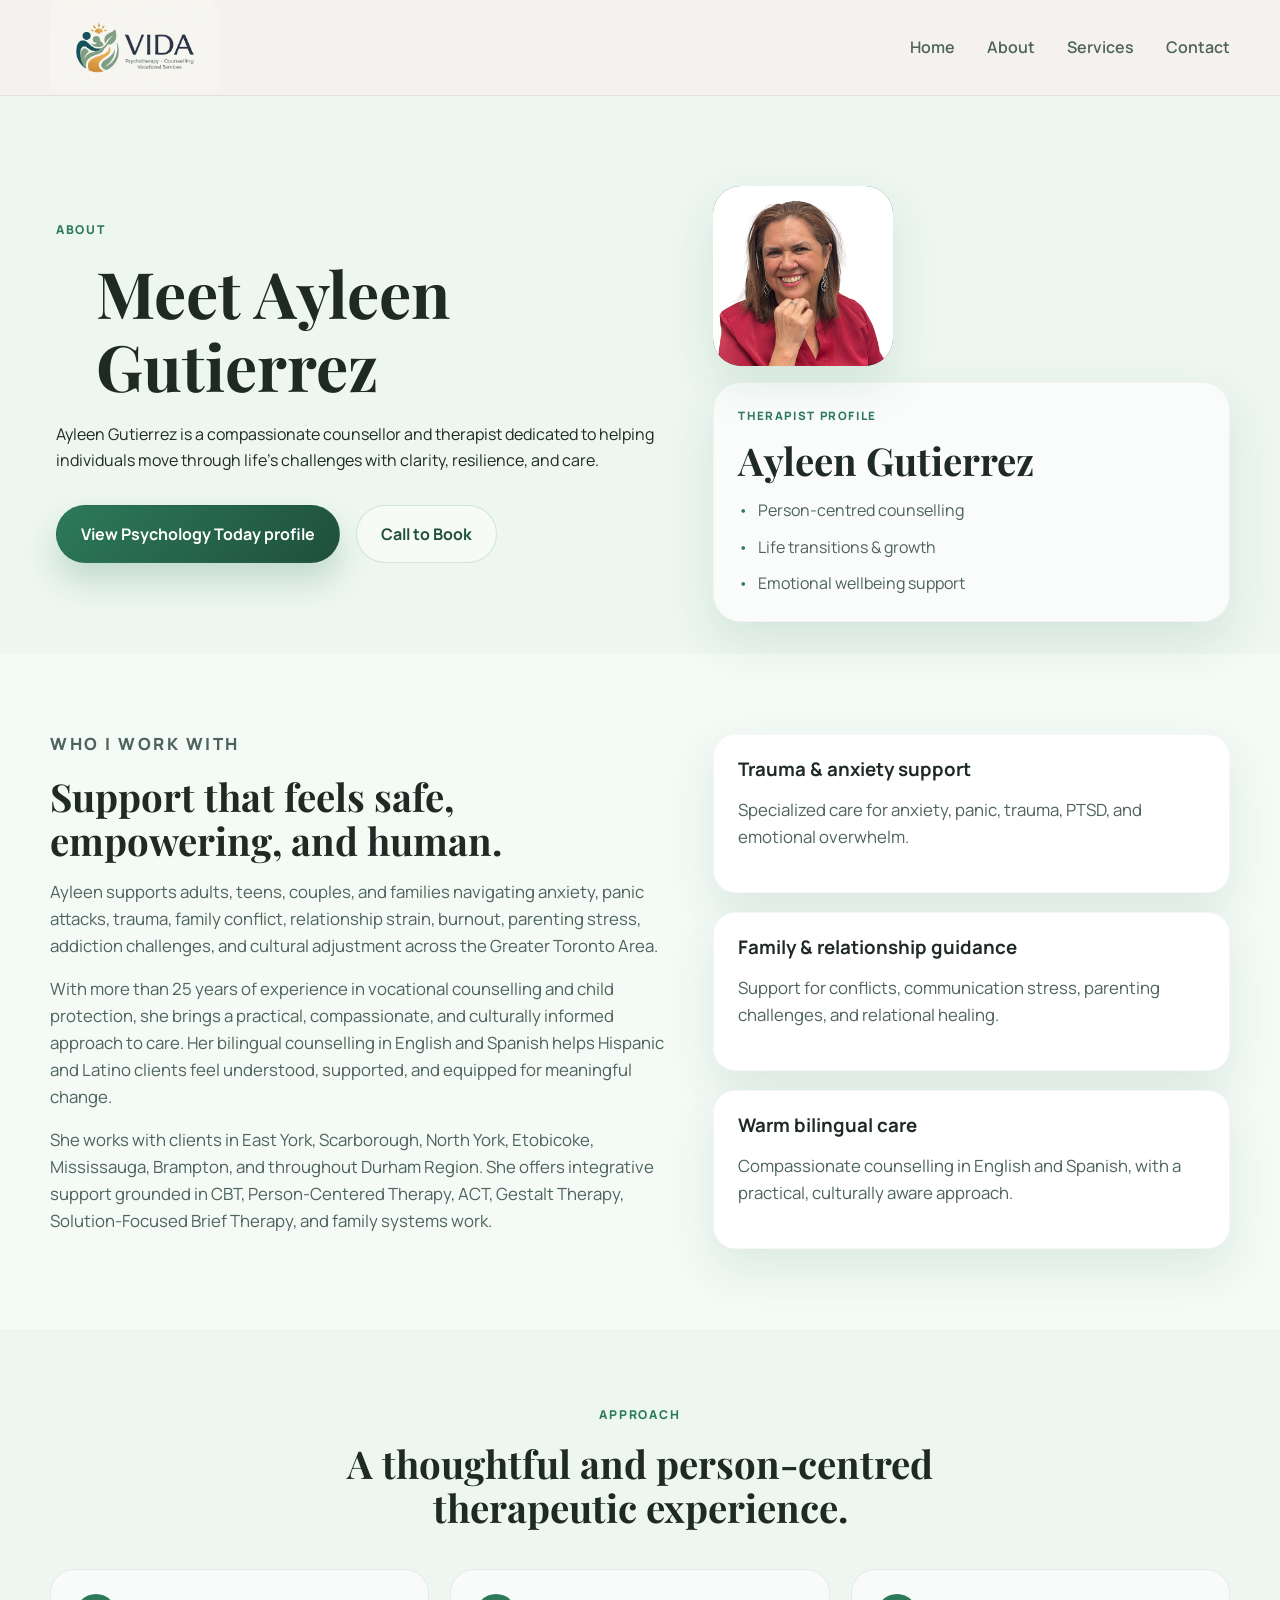
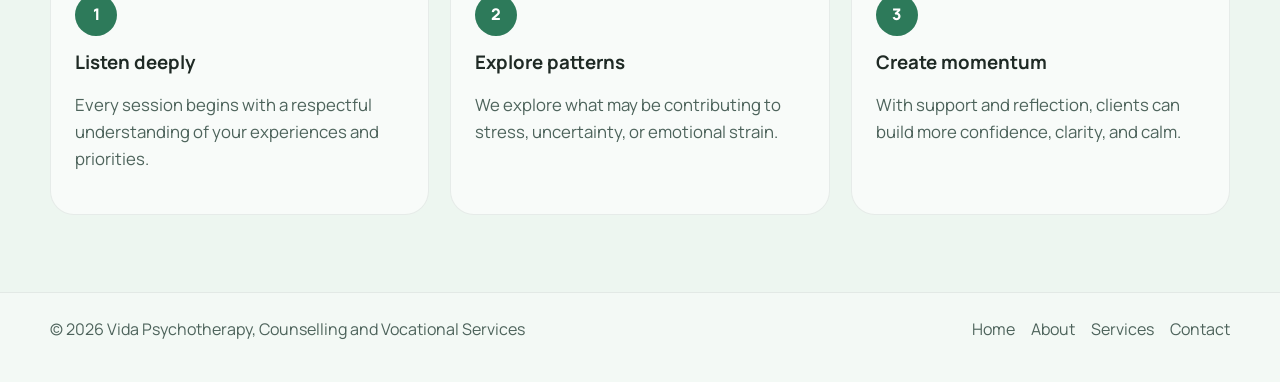
<file: about.html>
<!DOCTYPE html>
<html lang="en">
  <head>
    <meta charset="UTF-8" />
    <meta name="viewport" content="width=device-width, initial-scale=1.0" />
    <meta
      name="description"
      content="Learn more about Ayleen Gutierrez and the compassionate therapeutic approach at Vida Psychotherapy, Counselling and Vocational Services."
    />
    <title>About | Vida Psychotherapy</title>
    <link rel="preconnect" href="https://fonts.googleapis.com" />
    <link rel="preconnect" href="https://fonts.gstatic.com" crossorigin />
    <link
      href="https://fonts.googleapis.com/css2?family=Manrope:wght@400;500;600;700;800&family=Playfair+Display:wght@600;700&display=swap"
      rel="stylesheet"
    />
    <link rel="stylesheet" href="styles.css" />
  </head>
  <body>
    <header class="site-header">
      <div class="container nav-container">
        <a href="index.html" class="brand" aria-label="Vida home">
          <img src="assets/logo.jpg" alt="Vida logo" class="brand-logo" />
        </a>

        <button class="nav-toggle" aria-label="Open menu" aria-expanded="false">
          <span></span>
          <span></span>
          <span></span>
        </button>

        <nav class="main-nav" aria-label="Main navigation">
          <a href="index.html">Home</a>
          <a href="about.html">About</a>
          <a href="services.html">Services</a>
          <a href="contact.html">Contact</a>
        </nav>
      </div>
    </header>

    <main>
      <section class="page-hero">
        <div class="container page-hero-inner">
          <div class="page-hero-copy">
            <p class="eyebrow">About</p>
            <h1>Meet Ayleen Gutierrez</h1>
            <p class="lead">
              Ayleen Gutierrez is a compassionate counsellor and therapist dedicated to helping individuals
              move through life’s challenges with clarity, resilience, and care.
            </p>
            <div class="hero-actions">
              <a
                class="button primary"
                href="https://www.psychologytoday.com/ca/therapists/ayleen-gutierrez-north-york-on/1658179"
                target="_blank"
                rel="noreferrer"
              >
                View Psychology Today profile
              </a>
              <a class="button secondary" href="contact.html">Call to Book</a>
            </div>
          </div>

          <div class="profile-spotlight" aria-label="Ayleen profile spotlight">
            <div class="profile-avatar" aria-label="Ayleen Gutierrez portrait">
              <img src="assets/ayleen-portrait.png" alt="Ayleen Gutierrez" onerror="this.style.display='none';" />
              <!-- <span>AG</span> -->
            </div>
            <div class="profile-card">
              <p class="card-label">Therapist profile</p>
              <h2>Ayleen Gutierrez</h2>
              <ul>
                <li>Person-centred counselling</li>
                <li>Life transitions & growth</li>
                <li>Emotional wellbeing support</li>
              </ul>
            </div>
          </div>
        </div>
      </section>

      <section class="section alt-section">
        <div class="container section-grid two-column">
          <div class="section-copy">
            <p class="eyebrow">Who I work with</p>
            <h2>Support that feels safe, empowering, and human.</h2>
            <p>
              Ayleen supports adults, teens, couples, and families navigating anxiety, panic attacks,
              trauma, family conflict, relationship strain, burnout, parenting stress, addiction challenges,
              and cultural adjustment across the Greater Toronto Area.
            </p>
            <p>
              With more than 25 years of experience in vocational counselling and child protection, she brings
              a practical, compassionate, and culturally informed approach to care. Her bilingual counselling in
              English and Spanish helps Hispanic and Latino clients feel understood, supported, and equipped for
              meaningful change.
            </p>
            <p>
              She works with clients in East York, Scarborough, North York, Etobicoke, Mississauga, Brampton,
              and throughout Durham Region. She offers integrative support grounded in CBT, Person-Centered Therapy,
              ACT, Gestalt Therapy, Solution-Focused Brief Therapy, and family systems work.
            </p>
          </div>

          <div class="feature-panel">
            <div class="feature-item">
              <h3>Trauma & anxiety support</h3>
              <p>Specialized care for anxiety, panic, trauma, PTSD, and emotional overwhelm.</p>
            </div>
            <div class="feature-item">
              <h3>Family & relationship guidance</h3>
              <p>Support for conflicts, communication stress, parenting challenges, and relational healing.</p>
            </div>
            <div class="feature-item">
              <h3>Warm bilingual care</h3>
              <p>Compassionate counselling in English and Spanish, with a practical, culturally aware approach.</p>
            </div>
          </div>
        </div>
      </section>

      <section class="section">
        <div class="container">
          <div class="section-heading">
            <p class="eyebrow">Approach</p>
            <h2>A thoughtful and person-centred therapeutic experience.</h2>
          </div>

          <div class="process-grid">
            <div class="step">
              <span>1</span>
              <h3>Listen deeply</h3>
              <p>Every session begins with a respectful understanding of your experiences and priorities.</p>
            </div>
            <div class="step">
              <span>2</span>
              <h3>Explore patterns</h3>
              <p>We explore what may be contributing to stress, uncertainty, or emotional strain.</p>
            </div>
            <div class="step">
              <span>3</span>
              <h3>Create momentum</h3>
              <p>With support and reflection, clients can build more confidence, clarity, and calm.</p>
            </div>
          </div>
        </div>
      </section>
    </main>

    <footer class="site-footer">
      <div class="container footer-row">
        <p>© <span id="year"></span> Vida Psychotherapy, Counselling and Vocational Services</p>
        <nav aria-label="Footer navigation">
          <a href="index.html">Home</a>
          <a href="about.html">About</a>
          <a href="services.html">Services</a>
          <a href="contact.html">Contact</a>
        </nav>
      </div>
    </footer>

    <script src="script.js"></script>
  </body>
</html>
</file>
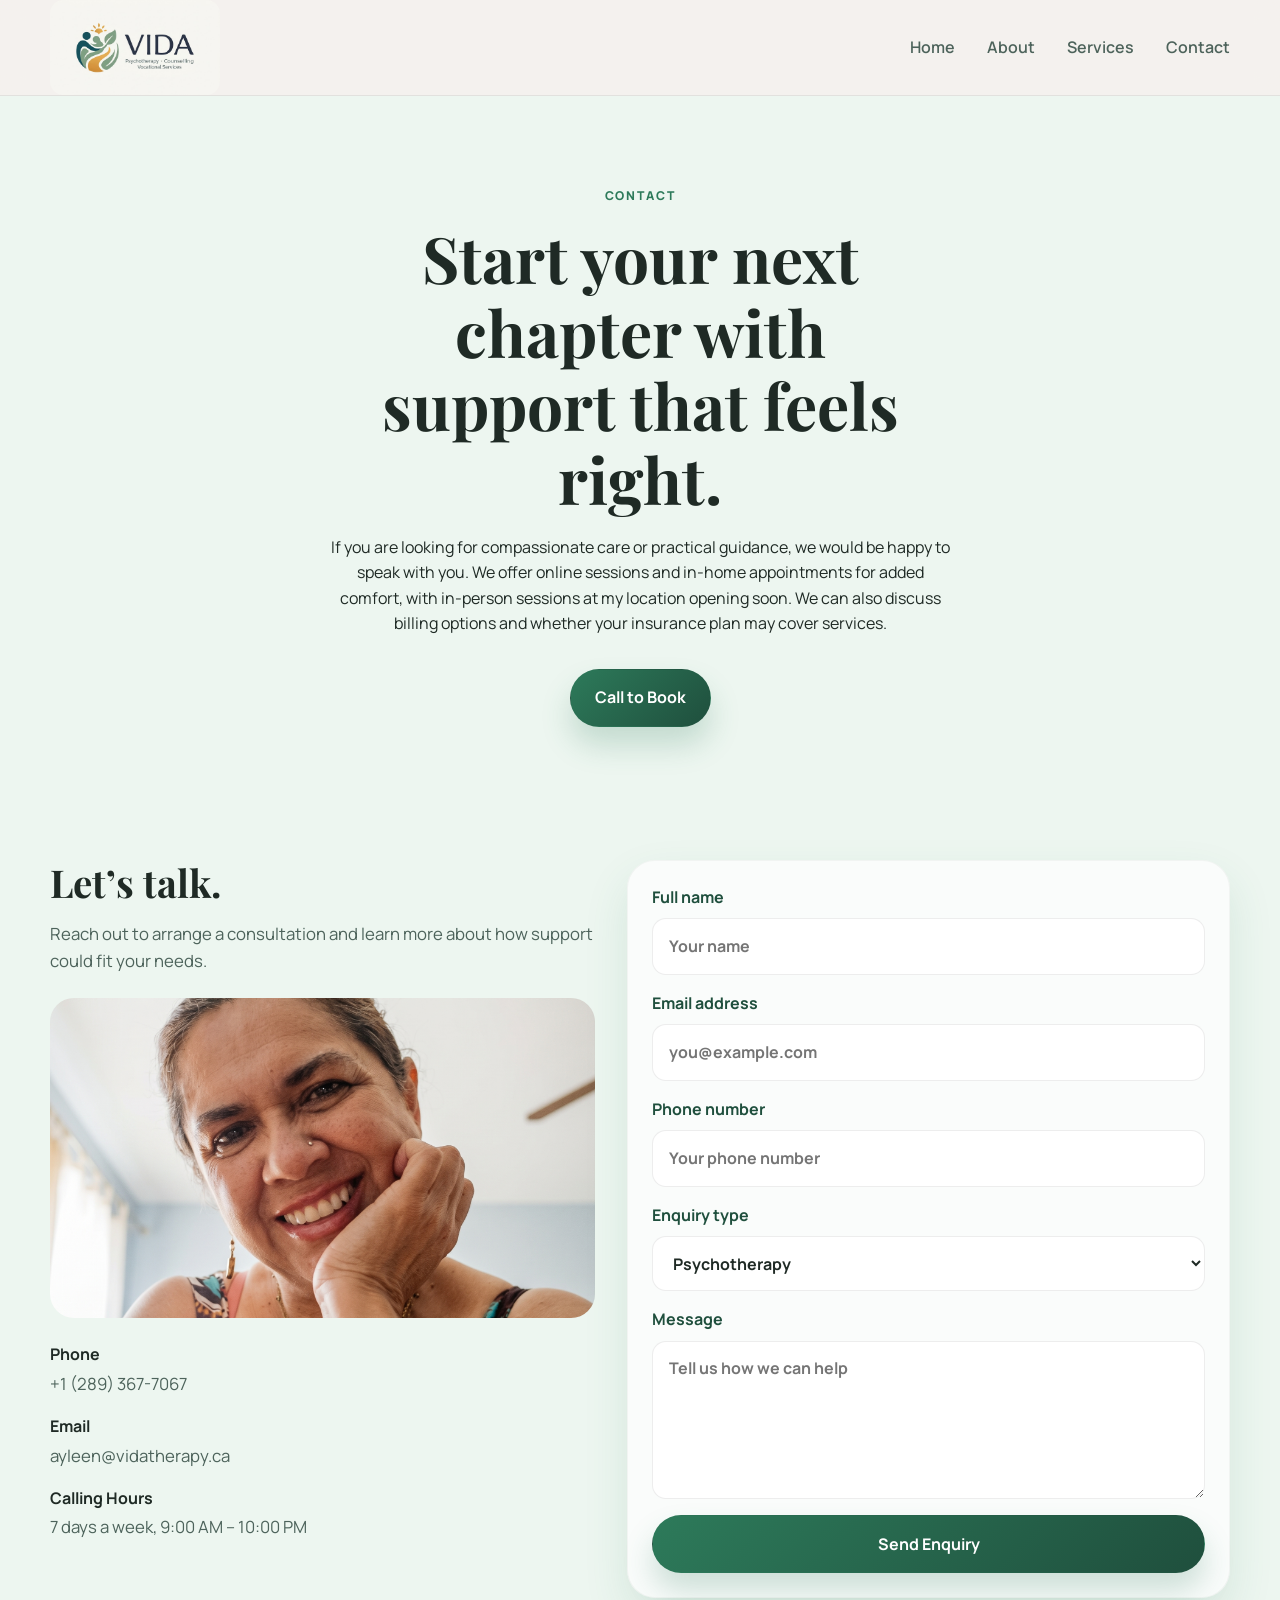
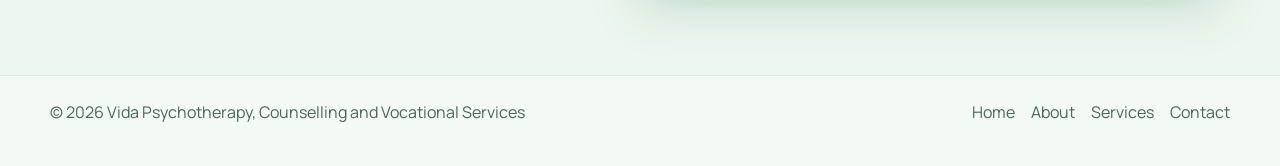
<file: contact.html>
<!DOCTYPE html>
<html lang="en">
  <head>
    <meta charset="UTF-8" />
    <meta name="viewport" content="width=device-width, initial-scale=1.0" />
    <meta
      name="description"
      content="Contact Vida Psychotherapy, Counselling and Vocational Services to arrange an initial consultation."
    />
    <title>Contact | Vida Psychotherapy</title>
    <link rel="preconnect" href="https://fonts.googleapis.com" />
    <link rel="preconnect" href="https://fonts.gstatic.com" crossorigin />
    <link
      href="https://fonts.googleapis.com/css2?family=Manrope:wght@400;500;600;700;800&family=Playfair+Display:wght@600;700&display=swap"
      rel="stylesheet"
    />
    <link rel="stylesheet" href="styles.css" />
  </head>
  <body>
    <header class="site-header">
      <div class="container nav-container">
        <a href="index.html" class="brand" aria-label="Vida home">
          <img src="assets/logo.jpg" alt="Vida logo" class="brand-logo" />
        </a>

        <button class="nav-toggle" aria-label="Open menu" aria-expanded="false">
          <span></span>
          <span></span>
          <span></span>
        </button>

        <nav class="main-nav" aria-label="Main navigation">
          <a href="index.html">Home</a>
          <a href="about.html">About</a>
          <a href="services.html">Services</a>
          <a href="contact.html">Contact</a>
        </nav>
      </div>
    </header>

    <main>
      <section class="page-hero">
        <div class="container page-hero-inner narrow-center">
          <div class="page-hero-copy text-center">
            <p class="eyebrow">Contact</p>
            <h1>Start your next chapter with support that feels right.</h1>
            <p class="lead">
              If you are looking for compassionate care or practical guidance, we would be happy to speak with you.
              We offer online sessions and in-home appointments for added comfort, with in-person sessions at my
              location opening soon. We can also discuss billing options and whether your insurance plan may cover services.
            </p>
            <div class="hero-actions center-actions">
              <a class="button primary" href="#phone">Call to Book</a>
            </div>
          </div>
        </div>
      </section>

      <section class="section">
        <div class="container contact-grid">
          <div class="contact-copy">
            <h2>Let’s talk.</h2>
            <p>
              Reach out to arrange a consultation and learn more about how support could fit your needs.
            </p>
            <img class="contact-portrait" src="assets/ayleen-1.jpeg" alt="Ayleen Gutierrez" />

            <div class="contact-details">
              <div>
                <strong id="phone">Phone</strong>
                <a href="tel:+12893677067">+1 (289) 367-7067</a>
              </div>
              <div>
                <strong>Email</strong>
                <a href="mailto:ayleen@vidatherapy.ca">ayleen@vidatherapy.ca</a>
              </div>
              <div>
                <strong>Calling Hours</strong>
                <span>7 days a week, 9:00 AM – 10:00 PM</span>
              </div>
            </div>
          </div>

          <form class="contact-form" name="contact" method="POST" data-netlify="true" netlify-honeypot="bot-field">
            <input type="hidden" name="form-name" value="contact" />
            <p class="hidden-field">
              <label>
                Don’t fill this out if you’re human:
                <input name="bot-field" />
              </label>
            </p>
            <div class="success-message" aria-live="polite">
              Thank you for your inquiry. We will be in touch soon.
            </div>
            <label>
              Full name
              <input type="text" name="name" placeholder="Your name" required />
            </label>
            <label>
              Email address
              <input type="email" name="email" placeholder="you@example.com" required />
            </label>
            <label>
              Phone number
              <input type="tel" name="phone" placeholder="Your phone number" autocomplete="tel" />
            </label>
            <label>
              Enquiry type
              <select name="service">
                <option>Psychotherapy</option>
                <option>Counselling</option>
                <option>Vocational Support</option>
                <option>General Enquiry</option>
              </select>
            </label>
            <label>
              Message
              <textarea name="message" rows="5" placeholder="Tell us how we can help" required></textarea>
            </label>
            <button type="submit" class="button primary">Send Enquiry</button>
          </form>
        </div>
      </section>
    </main>

    <footer class="site-footer">
      <div class="container footer-row">
        <p>© <span id="year"></span> Vida Psychotherapy, Counselling and Vocational Services</p>
        <nav aria-label="Footer navigation">
          <a href="index.html">Home</a>
          <a href="about.html">About</a>
          <a href="services.html">Services</a>
          <a href="contact.html">Contact</a>
        </nav>
      </div>
    </footer>

    <script src="script.js"></script>
  </body>
</html>
</file>
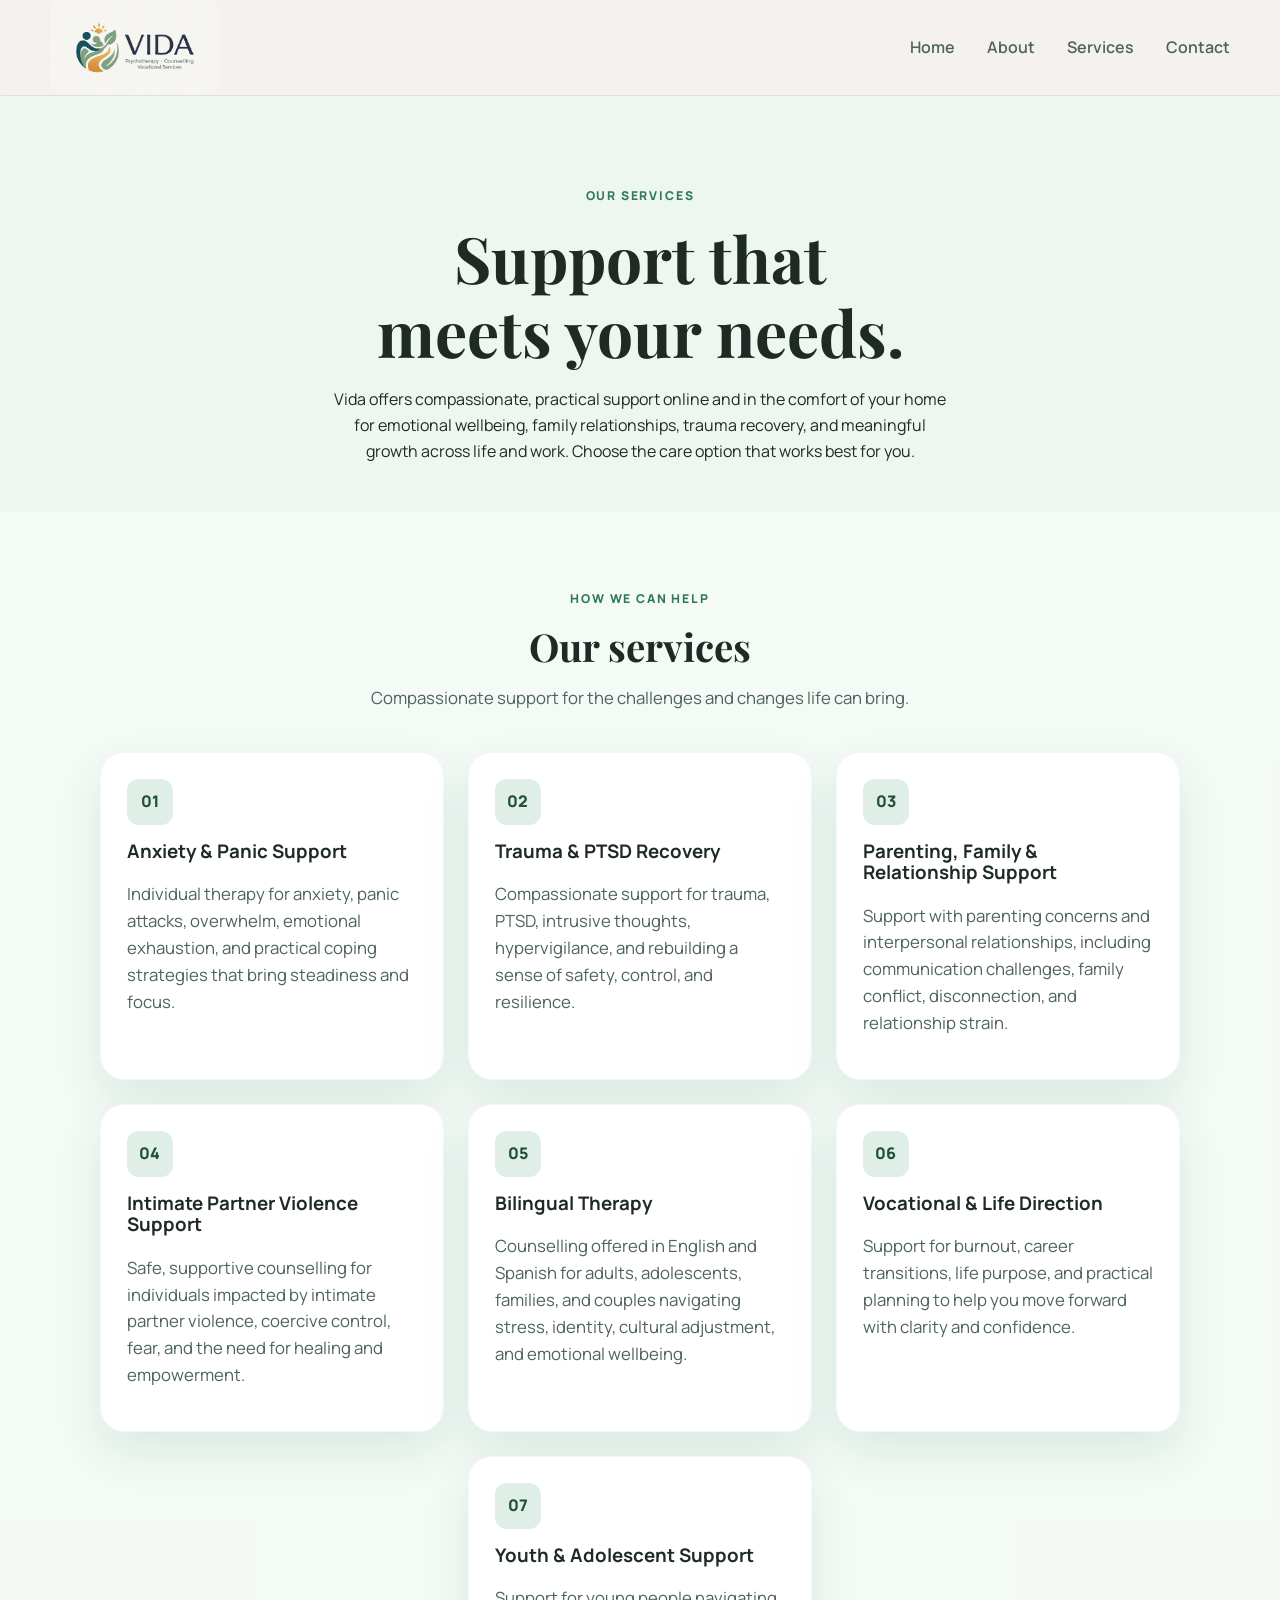
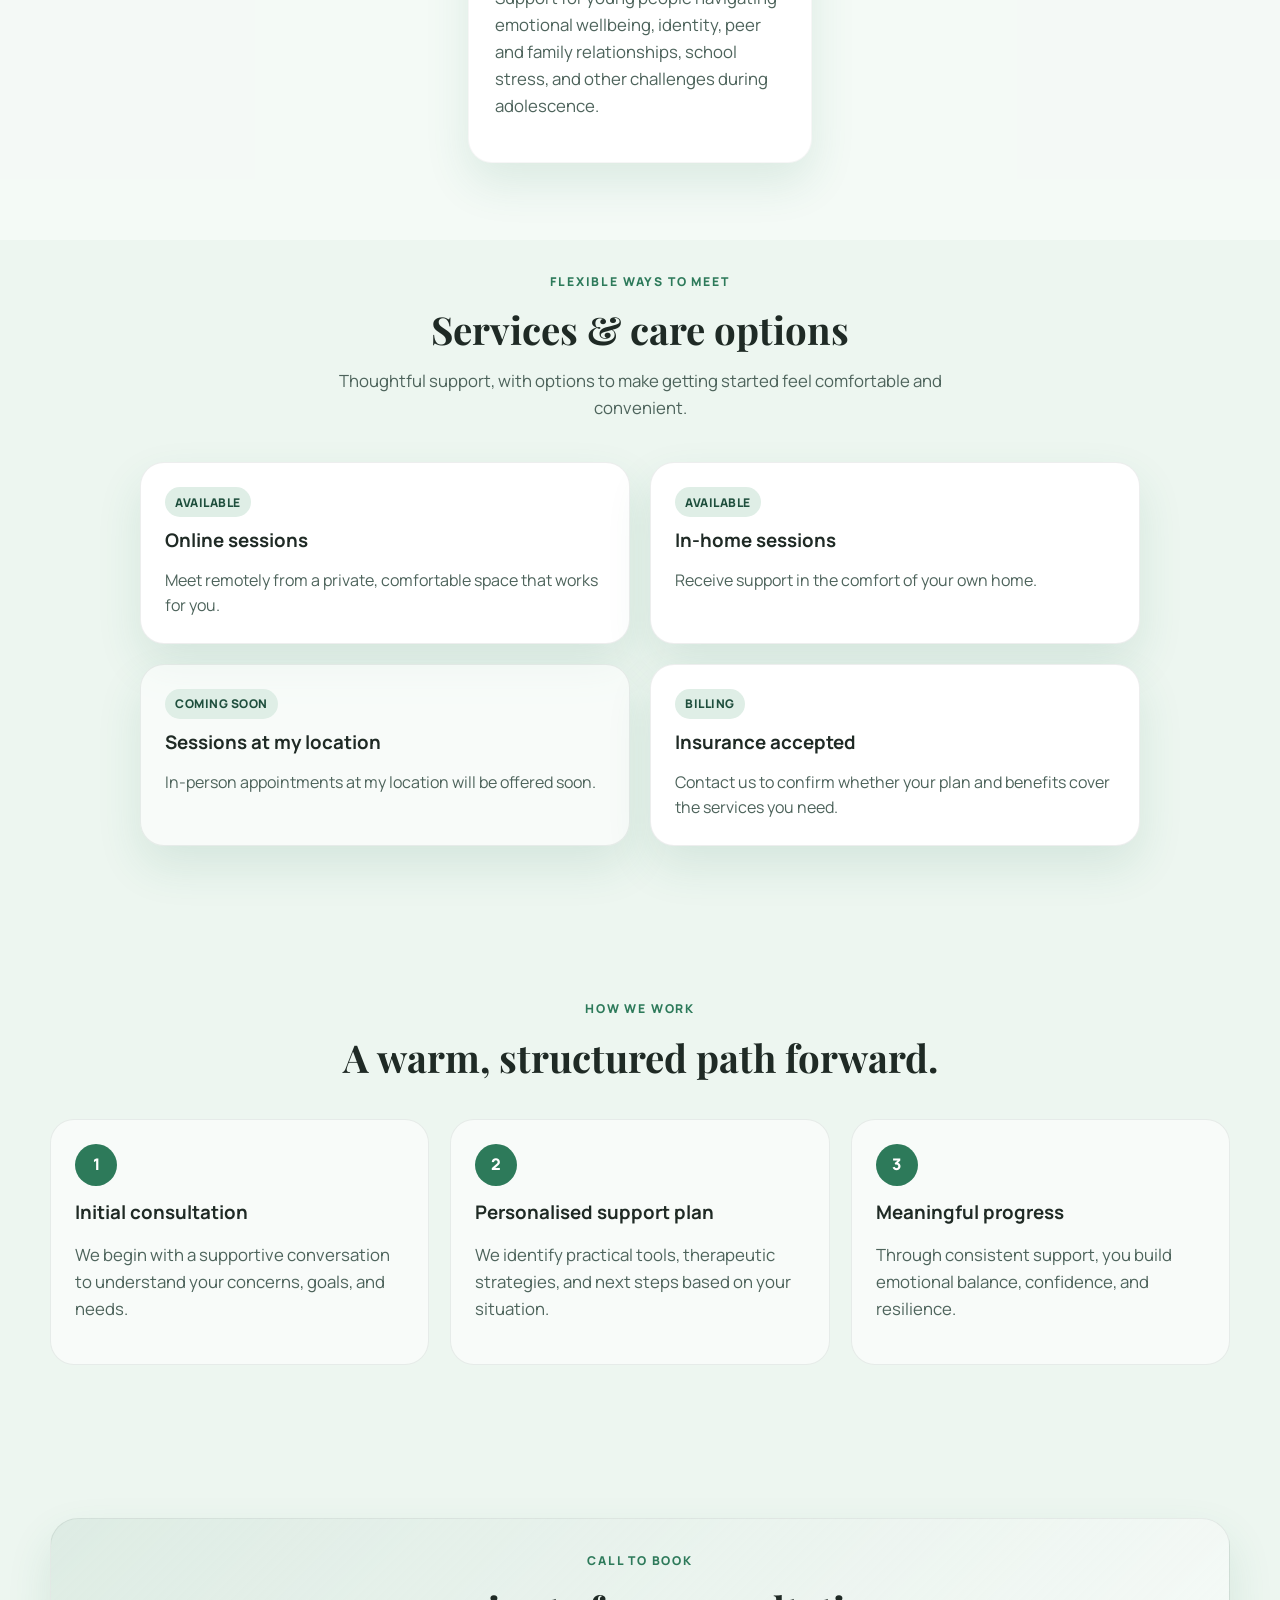
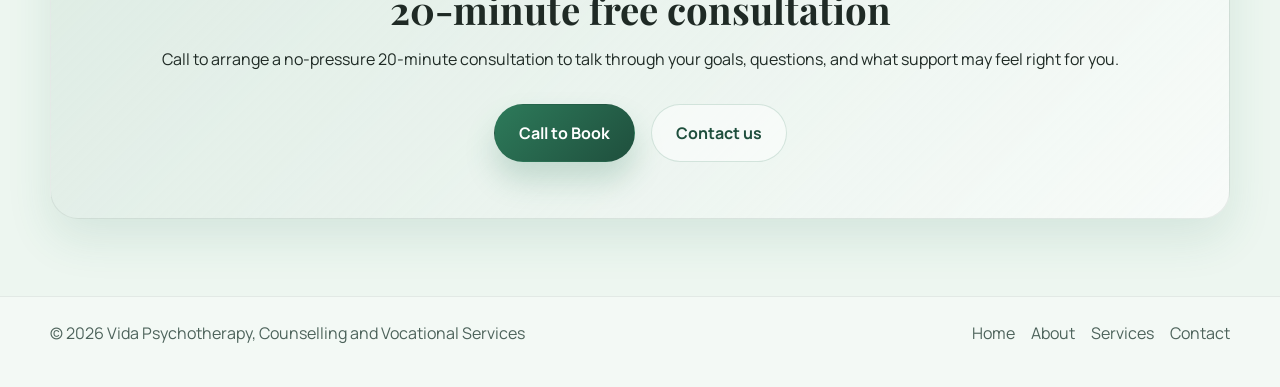
<file: services.html>
<!DOCTYPE html>
<html lang="en">
  <head>
    <meta charset="UTF-8" />
    <meta name="viewport" content="width=device-width, initial-scale=1.0" />
    <meta
      name="description"
      content="Explore psychotherapy, counselling, and vocational support services offered by Vida Psychotherapy, Counselling and Vocational Services."
    />
    <title>Services | Vida Psychotherapy</title>
    <link rel="preconnect" href="https://fonts.googleapis.com" />
    <link rel="preconnect" href="https://fonts.gstatic.com" crossorigin />
    <link
      href="https://fonts.googleapis.com/css2?family=Manrope:wght@400;500;600;700;800&family=Playfair+Display:wght@600;700&display=swap"
      rel="stylesheet"
    />
    <link rel="stylesheet" href="styles.css" />
  </head>
  <body>
    <header class="site-header">
      <div class="container nav-container">
        <a href="index.html" class="brand" aria-label="Vida home">
          <img src="assets/logo.jpg" alt="Vida logo" class="brand-logo" />
        </a>

        <button class="nav-toggle" aria-label="Open menu" aria-expanded="false">
          <span></span>
          <span></span>
          <span></span>
        </button>

        <nav class="main-nav" aria-label="Main navigation">
          <a href="index.html">Home</a>
          <a href="about.html">About</a>
          <a href="services.html">Services</a>
          <a href="contact.html">Contact</a>
        </nav>
      </div>
    </header>

    <main>
      <section class="page-hero">
        <div class="container page-hero-inner narrow-center">
          <div class="page-hero-copy text-center">
            <p class="eyebrow">Our services</p>
            <h1>Support that meets your needs.</h1>
            <p class="lead">
              Vida offers compassionate, practical support online and in the comfort of your home for
              emotional wellbeing, family relationships, trauma recovery, and meaningful growth across
              life and work. Choose the care option that works best for you.
            </p>
          </div>
        </div>
      </section>

      <section class="section alt-section">
        <div class="container">
          <div class="section-heading">
            <p class="eyebrow">How we can help</p>
            <h2>Our services</h2>
            <p>Compassionate support for the challenges and changes life can bring.</p>
          </div>

          <div class="services-grid">
            <article class="service-card">
              <div class="icon">01</div>
              <h3>Anxiety & Panic Support</h3>
              <p>
                Individual therapy for anxiety, panic attacks, overwhelm, emotional exhaustion,
                and practical coping strategies that bring steadiness and focus.
              </p>
            </article>

            <article class="service-card">
              <div class="icon">02</div>
              <h3>Trauma & PTSD Recovery</h3>
              <p>
                Compassionate support for trauma, PTSD, intrusive thoughts, hypervigilance,
                and rebuilding a sense of safety, control, and resilience.
              </p>
            </article>

            <article class="service-card">
              <div class="icon">03</div>
              <h3>Parenting, Family &amp; Relationship Support</h3>
              <p>
                Support with parenting concerns and interpersonal relationships, including
                communication challenges, family conflict, disconnection, and relationship strain.
              </p>
            </article>

            <article class="service-card">
              <div class="icon">04</div>
              <h3>Intimate Partner Violence Support</h3>
              <p>
                Safe, supportive counselling for individuals impacted by intimate partner violence,
                coercive control, fear, and the need for healing and empowerment.
              </p>
            </article>

            <article class="service-card">
              <div class="icon">05</div>
              <h3>Bilingual Therapy</h3>
              <p>
                Counselling offered in English and Spanish for adults, adolescents, families, and
                couples navigating stress, identity, cultural adjustment, and emotional wellbeing.
              </p>
            </article>

            <article class="service-card">
              <div class="icon">06</div>
              <h3>Vocational & Life Direction</h3>
              <p>
                Support for burnout, career transitions, life purpose, and practical planning to
                help you move forward with clarity and confidence.
              </p>
            </article>

            <article class="service-card">
              <div class="icon">07</div>
              <h3>Youth &amp; Adolescent Support</h3>
              <p>
                Support for young people navigating emotional wellbeing, identity, peer and family
                relationships, school stress, and other challenges during adolescence.
              </p>
            </article>
          </div>
        </div>
      </section>

      <section class="section care-options-section">
        <div class="container">
          <div class="section-heading">
            <p class="eyebrow">Flexible ways to meet</p>
            <h2>Services &amp; care options</h2>
            <p>Thoughtful support, with options to make getting started feel comfortable and convenient.</p>
          </div>

          <div class="care-options-grid">
            <article class="care-option-card">
              <span class="care-option-label">Available</span>
              <h3>Online sessions</h3>
              <p>Meet remotely from a private, comfortable space that works for you.</p>
            </article>

            <article class="care-option-card">
              <span class="care-option-label">Available</span>
              <h3>In-home sessions</h3>
              <p>Receive support in the comfort of your own home.</p>
            </article>

            <article class="care-option-card coming-soon">
              <span class="care-option-label">Coming soon</span>
              <h3>Sessions at my location</h3>
              <p>In-person appointments at my location will be offered soon.</p>
            </article>

            <article class="care-option-card">
              <span class="care-option-label">Billing</span>
              <h3>Insurance accepted</h3>
              <p>Contact us to confirm whether your plan and benefits cover the services you need.</p>
            </article>
          </div>
        </div>
      </section>

      <section class="section">
        <div class="container">
          <div class="section-heading">
            <p class="eyebrow">How we work</p>
            <h2>A warm, structured path forward.</h2>
          </div>

          <div class="process-grid">
            <div class="step">
              <span>1</span>
              <h3>Initial consultation</h3>
              <p>We begin with a supportive conversation to understand your concerns, goals, and needs.</p>
            </div>
            <div class="step">
              <span>2</span>
              <h3>Personalised support plan</h3>
              <p>We identify practical tools, therapeutic strategies, and next steps based on your situation.</p>
            </div>
            <div class="step">
              <span>3</span>
              <h3>Meaningful progress</h3>
              <p>Through consistent support, you build emotional balance, confidence, and resilience.</p>
            </div>
          </div>
        </div>
      </section>

      <section class="section">
        <div class="container cta-box">
          <p class="eyebrow">Call to book</p>
          <h2>20-minute free consultation</h2>
          <p>
            Call to arrange a no-pressure 20-minute consultation to talk through your goals,
            questions, and what support may feel right for you.
          </p>
          <div class="hero-actions center-actions">
            <a class="button primary" href="contact.html">Call to Book</a>
            <a class="button secondary" href="contact.html">Contact us</a>
          </div>
        </div>
      </section>
    </main>

    <footer class="site-footer">
      <div class="container footer-row">
        <p>© <span id="year"></span> Vida Psychotherapy, Counselling and Vocational Services</p>
        <nav aria-label="Footer navigation">
          <a href="index.html">Home</a>
          <a href="about.html">About</a>
          <a href="services.html">Services</a>
          <a href="contact.html">Contact</a>
        </nav>
      </div>
    </footer>

    <script src="script.js"></script>
  </body>
</html>
</file>
<file: styles.css>
:root {
  --bg: #edf6f0;
  --bg-soft: #f9fdfb;
  --panel: #ffffff;
  --primary: #2d7a5a;
  --primary-dark: #1f4f3d;
  --primary-soft: #dfeee6;
  --accent: #9ec7a6;
  --text: #1f2a25;
  --muted: #4d635b;
  --line: rgba(31, 42, 37, 0.08);
  --shadow: 0 20px 45px rgba(45, 122, 90, 0.12);
  --radius: 22px;
  --container: 1180px;
}

* {
  box-sizing: border-box;
}

html {
  scroll-behavior: smooth;
}

body {
  margin: 0;
  font-family: "Manrope", sans-serif;
  color: var(--text);
  background: var(--bg);
  line-height: 1.6;
}

a {
  color: inherit;
  text-decoration: none;
}

img {
  max-width: 100%;
  display: block;
}

button,
input,
select,
textarea {
  font: inherit;
}

.container {
  width: min(var(--container), calc(100% - 2rem));
  margin: 0 auto;
}

.site-header {
  position: sticky;
  top: 0;
  z-index: 1000;
  backdrop-filter: blur(12px);
  background: rgba(245, 241, 237, 0.88);
  border-bottom: 1px solid var(--line);
}

.nav-container {
  display: flex;
  align-items: center;
  justify-content: space-between;
  min-height: 80px;
}

.brand {
  display: inline-flex;
  align-items: center;
  gap: 0.8rem;
  font-weight: 700;
}

.brand-logo {
  width: 170px;
  max-width: 100%;
  height: auto;
  object-fit: contain;
  display: block;
  border-radius: 14px;
  background: transparent;
  box-shadow: none;
}

.brand-text {
  display: none;
}

.brand-text strong {
  font-size: 1.05rem;
  letter-spacing: 0.12em;
}

.brand-text small {
  font-size: 0.62rem;
  letter-spacing: 0.12em;
  color: var(--muted);
  text-transform: uppercase;
}

.main-nav {
  display: flex;
  align-items: center;
  gap: 2rem;
  font-weight: 600;
}

.main-nav a {
  position: relative;
  color: var(--muted);
  transition: color 0.2s ease;
}

.main-nav a::after {
  content: "";
  position: absolute;
  left: 0;
  bottom: -0.4rem;
  width: 100%;
  height: 2px;
  background: var(--primary);
  transform: scaleX(0);
  transform-origin: center;
  transition: transform 0.2s ease;
}

.main-nav a:hover,
.main-nav a:focus-visible {
  color: var(--primary-dark);
}

.main-nav a:hover::after,
.main-nav a:focus-visible::after {
  transform: scaleX(1);
}

.nav-toggle {
  display: none;
  flex-direction: column;
  gap: 0.3rem;
  border: 0;
  background: transparent;
  padding: 0.5rem;
  cursor: pointer;
}

.nav-toggle span {
  width: 1.5rem;
  height: 2px;
  background: var(--text);
  border-radius: 999px;
}

.hero {
  position: relative;
  padding: clamp(4rem, 7vw, 7rem) 0 3rem;
  background-image: url("assets/image1.jpg");
  background-size: cover;
  background-position: center center;
  background-repeat: no-repeat;
}

.hero-overlay {
  position: absolute;
  inset: 0;
  background: rgba(245, 247, 243, 0.72);
  backdrop-filter: blur(1px);
}

.hero-grid {
  position: relative;
  z-index: 1;
  display: grid;
  grid-template-columns: 1.15fr 0.85fr;
  align-items: center;
  gap: clamp(2rem, 5vw, 5rem);
}

.eyebrow {
  margin: 0 0 1rem;
  color: var(--primary);
  text-transform: uppercase;
  letter-spacing: 0.15em;
  font-size: 0.76rem;
  font-weight: 800;
}

h1,
h2,
h3 {
  margin-top: 0;
  line-height: 1.15;
  color: var(--text);
}

h1,
h2 {
  font-family: "Playfair Display", serif;
}

h1 {
  font-size: clamp(2.6rem, 5vw, 4.7rem);
  margin-bottom: 1.2rem;
  max-width: 540px;
}

h2 {
  font-size: clamp(2rem, 3vw, 3rem);
  margin-bottom: 1rem;
}

.hero .lead,
.section-copy p,
.contact-copy p,
.service-card p,
.feature-item p,
.step p,
.contact-details span,
.contact-details a {
  color: var(--muted);
  font-size: 1.05rem;
}

.signature-phrase {
  margin: 0 0 1.5rem;
  font-family: "Playfair Display", serif;
  font-size: clamp(1.3rem, 2vw, 1.8rem);
  color: var(--primary-dark);
  font-style: italic;
}

.hero-actions {
  display: flex;
  flex-wrap: wrap;
  gap: 1rem;
  margin: 2rem 0 1.5rem;
}

.page-hero {
  padding: clamp(4rem, 7vw, 6rem) 0 2rem;
}

.page-hero-inner {
  display: grid;
  grid-template-columns: 1.1fr 0.9fr;
  gap: 2rem;
  align-items: center;
}

.narrow-center {
  grid-template-columns: 1fr;
  max-width: 760px;
}

.text-center {
  text-align: center;
}

.page-hero-copy {
  max-width: 620px;
  margin-inline: auto;
}

.page-hero-copy h1 {
  margin-inline: auto;
}

.profile-spotlight {
  display: grid;
  gap: 1rem;
}

.profile-avatar {
  position: relative;
  width: min(180px, 100%);
  aspect-ratio: 1;
  border-radius: 28px;
  background: linear-gradient(135deg, var(--primary), var(--primary-dark));
  color: white;
  display: grid;
  place-items: center;
  font-family: "Playfair Display", serif;
  font-size: clamp(2.5rem, 4vw, 4rem);
  box-shadow: var(--shadow);
  overflow: hidden;
}

.profile-avatar img {
  width: 100%;
  height: 100%;
  object-fit: cover;
  display: block;
}

.profile-avatar span {
  position: absolute;
  inset: 0;
  display: grid;
  place-items: center;
  pointer-events: none;
  text-shadow: 0 2px 10px rgba(0, 0, 0, 0.18);
}

.profile-card {
  background: rgba(255, 255, 255, 0.7);
  border: 1px solid rgba(31, 26, 28, 0.04);
  border-radius: 28px;
  padding: 1.5rem;
  box-shadow: var(--shadow);
}

.profile-card ul {
  list-style: none;
  padding: 0;
  margin: 1rem 0 0;
  display: grid;
  gap: 0.7rem;
  color: var(--muted);
}

.profile-card li {
  position: relative;
  padding-left: 1.2rem;
}

.profile-card li::before {
  content: "•";
  position: absolute;
  left: 0;
  color: var(--primary);
}

.cta-box {
  background: linear-gradient(135deg, rgba(45, 122, 90, 0.08), rgba(255, 255, 255, 0.6));
  border: 1px solid var(--line);
  border-radius: 28px;
  padding: 2rem;
  text-align: center;
  box-shadow: var(--shadow);
}

.home-cta {
  max-width: 820px;
  margin: 0 auto;
}

.home-cta h2 {
  margin-bottom: 0.75rem;
}

.center-actions {
  justify-content: center;
}

.button {
  display: inline-flex;
  align-items: center;
  justify-content: center;
  padding: 0.95rem 1.5rem;
  border-radius: 999px;
  border: 1px solid transparent;
  font-weight: 700;
  transition: transform 0.2s ease, box-shadow 0.2s ease;
}

.button:hover,
.button:focus-visible {
  transform: translateY(-2px);
}

.button.primary {
  background: linear-gradient(135deg, var(--primary), var(--primary-dark));
  color: white;
  box-shadow: 0 18px 30px rgba(45, 122, 90, 0.22);
}

.button.secondary {
  border-color: rgba(45, 122, 90, 0.18);
  background: rgba(255, 255, 255, 0.5);
  color: var(--primary-dark);
}

.trust-list {
  list-style: none;
  padding: 0;
  display: flex;
  flex-wrap: wrap;
  gap: 1rem 1.5rem;
  color: var(--muted);
  font-weight: 600;
}

.trust-list li {
  position: relative;
  padding-left: 1.2rem;
}

.trust-list li::before {
  content: "";
  position: absolute;
  left: 0;
  top: 0.6rem;
  width: 0.5rem;
  height: 0.5rem;
  border-radius: 50%;
  background: var(--accent);
}

.hero-card {
  background: linear-gradient(145deg, #f8fdf9, #ecf5ef);
  border: 1px solid rgba(45, 122, 90, 0.08);
  border-radius: 32px;
  padding: 1rem;
  box-shadow: var(--shadow);
}

.hero-visual {
  position: relative;
  display: grid;
  gap: 1rem;
  overflow: hidden;
  background: linear-gradient(145deg, rgba(255, 255, 255, 0.65), rgba(236, 245, 239, 0.8));
}

.hero-visual img {
  position: relative;
  width: 100%;
  height: 320px;
  object-fit: cover;
  opacity: 1;
  filter: saturate(0.9) contrast(1.05);
  border-radius: 24px;
}

.hero-visual .care-card {
  position: relative;
  z-index: 1;
  background: rgba(255, 255, 255, 0.72);
  backdrop-filter: blur(4px);
  border: 1px solid rgba(45, 122, 90, 0.08);
}

.card-header {
  display: flex;
  gap: 0.5rem;
  padding: 0.4rem 0.5rem 1rem;
}

.dot {
  width: 12px;
  height: 12px;
  border-radius: 50%;
  display: inline-block;
}

.dot-one { background: #df7b78; }
.dot-two { background: #f0c77d; }
.dot-three { background: #8ecba6; }

.care-card {
  background: #fff;
  border-radius: 24px;
  padding: clamp(1.4rem, 3vw, 2rem);
  box-shadow: inset 0 0 0 1px rgba(31, 26, 28, 0.04);
}

.card-label {
  margin: 0 0 0.8rem;
  text-transform: uppercase;
  letter-spacing: 0.14em;
  font-size: 0.72rem;
  color: var(--primary);
  font-weight: 800;
}

.care-card h2 {
  font-size: clamp(1.7rem, 2vw, 2.5rem);
  margin-bottom: 1rem;
}

.care-card ul {
  list-style: none;
  margin: 0;
  padding: 0;
  display: grid;
  gap: 0.65rem;
  color: var(--muted);
}

.care-card li {
  position: relative;
  padding-left: 1.3rem;
}

.care-card li::before {
  content: "•";
  color: var(--primary);
  position: absolute;
  left: 0;
}

.stats-strip {
  position: relative;
  background: linear-gradient(180deg, rgba(230, 219, 214, 0.7), rgba(255, 255, 255, 0.45));
  border-top: 1px solid var(--line);
  border-bottom: 1px solid var(--line);
  overflow: hidden;
}

.image-backdrop {
  background-image: url("assets/image1.jpg");
  background-size: cover;
  background-position: center top;
  background-repeat: no-repeat;
}

.stats-overlay {
  position: absolute;
  inset: 0;
  background: rgba(255, 255, 255, 0.42);
  backdrop-filter: blur(1px);
}

.stats-grid {
  position: relative;
  z-index: 1;
  display: grid;
  grid-template-columns: repeat(4, minmax(0, 1fr));
  gap: 1rem;
  padding: 1.2rem 0;
}

.stats-grid div {
  display: flex;
  flex-direction: column;
  align-items: center;
  text-align: center;
  gap: 0.3rem;
}

.stats-grid strong {
  font-size: clamp(1.2rem, 2vw, 1.8rem);
  color: var(--primary-dark);
}

.stats-grid span {
  color: var(--muted);
  font-size: 0.95rem;
}

.section {
  padding: clamp(4rem, 6vw, 6rem) 0;
}

.alt-section {
  background: rgba(255, 255, 255, 0.38);
}

.section-grid {
  display: grid;
  gap: 2rem;
}

.two-column {
  grid-template-columns: 1.1fr 0.9fr;
  align-items: center;
}

.feature-panel {
  display: grid;
  gap: 1.2rem;
}

.feature-item {
  background: var(--panel);
  border-radius: var(--radius);
  padding: 1.5rem;
  box-shadow: var(--shadow);
  border: 1px solid rgba(31, 26, 28, 0.04);
}

.feature-item h3 {
  margin-bottom: 0.5rem;
}

.section-heading {
  text-align: center;
  max-width: 680px;
  margin: 0 auto 2.5rem;
}

.section-heading > p:last-child {
  color: var(--muted);
  font-size: 1.05rem;
}

.care-options-section {
  padding-top: 2rem;
}

.care-options-grid {
  display: grid;
  grid-template-columns: repeat(2, minmax(0, 1fr));
  gap: 1.25rem;
  max-width: 1000px;
  margin: 0 auto;
}

.care-option-card {
  padding: 1.5rem;
  border: 1px solid var(--line);
  border-radius: 24px;
  background: var(--panel);
  box-shadow: var(--shadow);
}

.care-option-card h3 {
  margin: 0.8rem 0 0.55rem;
}

.care-option-card p {
  margin-bottom: 0;
  color: var(--muted);
}

.care-option-label {
  display: inline-block;
  padding: 0.35rem 0.65rem;
  border-radius: 999px;
  background: var(--primary-soft);
  color: var(--primary-dark);
  font-size: 0.75rem;
  font-weight: 800;
  letter-spacing: 0.04em;
  text-transform: uppercase;
}

.care-option-card.coming-soon {
  background: rgba(255, 255, 255, 0.6);
}

.services-grid {
  display: grid;
  grid-template-columns: repeat(3, minmax(0, 1fr));
  gap: 1.5rem;
  max-width: 1080px;
  margin: 0 auto;
}

.service-card {
  background: var(--panel);
  border: 1px solid rgba(31, 26, 28, 0.04);
  border-radius: 24px;
  padding: 1.6rem;
  box-shadow: var(--shadow);
}

.service-card:last-child:nth-child(3n + 1) {
  grid-column: 2;
}

.icon {
  width: 46px;
  height: 46px;
  display: grid;
  place-items: center;
  border-radius: 12px;
  background: var(--primary-soft);
  color: var(--primary-dark);
  font-weight: 800;
  margin-bottom: 1rem;
}

.process-grid {
  display: grid;
  grid-template-columns: repeat(3, minmax(0, 1fr));
  gap: 1.3rem;
}

.step {
  background: rgba(255, 255, 255, 0.6);
  border: 1px solid var(--line);
  border-radius: 24px;
  padding: 1.5rem;
}

.step span {
  display: inline-grid;
  place-items: center;
  width: 42px;
  height: 42px;
  border-radius: 50%;
  background: var(--primary);
  color: white;
  font-weight: 800;
  margin-bottom: 1rem;
}

.contact-grid {
  display: grid;
  grid-template-columns: 0.95fr 1.05fr;
  gap: 2rem;
  align-items: start;
}

.contact-portrait {
  display: block;
  width: 100%;
  max-height: 320px;
  margin-top: 1.5rem;
  border-radius: 24px;
  object-fit: cover;
  object-position: center 38%;
}

.contact-details {
  margin-top: 1.5rem;
  display: grid;
  gap: 1rem;
}

.contact-details strong {
  display: block;
  margin-bottom: 0.2rem;
}

.contact-form {
  background: rgba(255, 255, 255, 0.7);
  border: 1px solid rgba(31, 26, 28, 0.04);
  border-radius: 28px;
  padding: 1.5rem;
  box-shadow: var(--shadow);
  display: grid;
  gap: 1rem;
}

.contact-form label {
  display: grid;
  gap: 0.5rem;
  font-weight: 700;
  color: var(--primary-dark);
}

.contact-form input,
.contact-form select,
.contact-form textarea {
  width: 100%;
  padding: 0.9rem 1rem;
  border-radius: 14px;
  border: 1px solid rgba(31, 26, 28, 0.08);
  background: white;
  color: var(--text);
}

.hidden-field {
  position: absolute;
  left: -9999px;
  opacity: 0;
  pointer-events: none;
}

.success-message {
  display: none;
  background: rgba(45, 122, 90, 0.08);
  border: 1px solid rgba(45, 122, 90, 0.18);
  color: var(--primary-dark);
  border-radius: 12px;
  padding: 0.85rem 1rem;
  font-weight: 700;
  margin-bottom: 0.5rem;
}

.success-message.visible {
  display: block;
}

.contact-form input:focus,
.contact-form select:focus,
.contact-form textarea:focus {
  outline: 2px solid rgba(45, 122, 90, 0.2);
  border-color: rgba(45, 122, 90, 0.25);
}

.site-footer {
  padding: 1.5rem 0 2.5rem;
  border-top: 1px solid var(--line);
  background: rgba(255, 255, 255, 0.3);
}

.footer-row {
  display: flex;
  align-items: center;
  justify-content: space-between;
  gap: 1rem;
  flex-wrap: wrap;
}

.footer-row p {
  margin: 0;
  color: var(--muted);
}

.footer-row nav {
  display: flex;
  align-items: center;
  gap: 1rem;
  color: var(--muted);
  flex-wrap: wrap;
}

@media (max-width: 900px) {
  .hero-grid,
  .page-hero-inner,
  .two-column,
  .contact-grid,
  .services-grid,
  .process-grid {
    grid-template-columns: 1fr;
  }

  .service-card:last-child:nth-child(3n + 1) {
    grid-column: auto;
  }

  .care-options-grid {
    grid-template-columns: repeat(2, minmax(0, 1fr));
  }

  .stats-grid {
    grid-template-columns: repeat(2, minmax(0, 1fr));
  }
}

@media (max-width: 700px) {
  .contact-portrait {
    height: 180px;
    max-height: none;
  }

  .nav-toggle {
    display: flex;
  }

  .main-nav {
    position: absolute;
    left: 1rem;
    right: 1rem;
    top: calc(100% + 0.5rem);
    display: none;
    flex-direction: column;
    align-items: flex-start;
    background: rgba(255, 255, 255, 0.96);
    padding: 1rem 1.2rem;
    border: 1px solid var(--line);
    border-radius: 18px;
    box-shadow: var(--shadow);
  }

  .main-nav.open {
    display: flex;
  }

  .nav-container {
    position: relative;
  }

  .hero {
    padding-top: 3rem;
  }

  .stats-grid {
    grid-template-columns: 1fr;
  }

  .button {
    width: 100%;
  }

  .hero-actions {
    flex-direction: column;
  }

  .care-options-grid {
    grid-template-columns: 1fr;
  }
}
</file>
